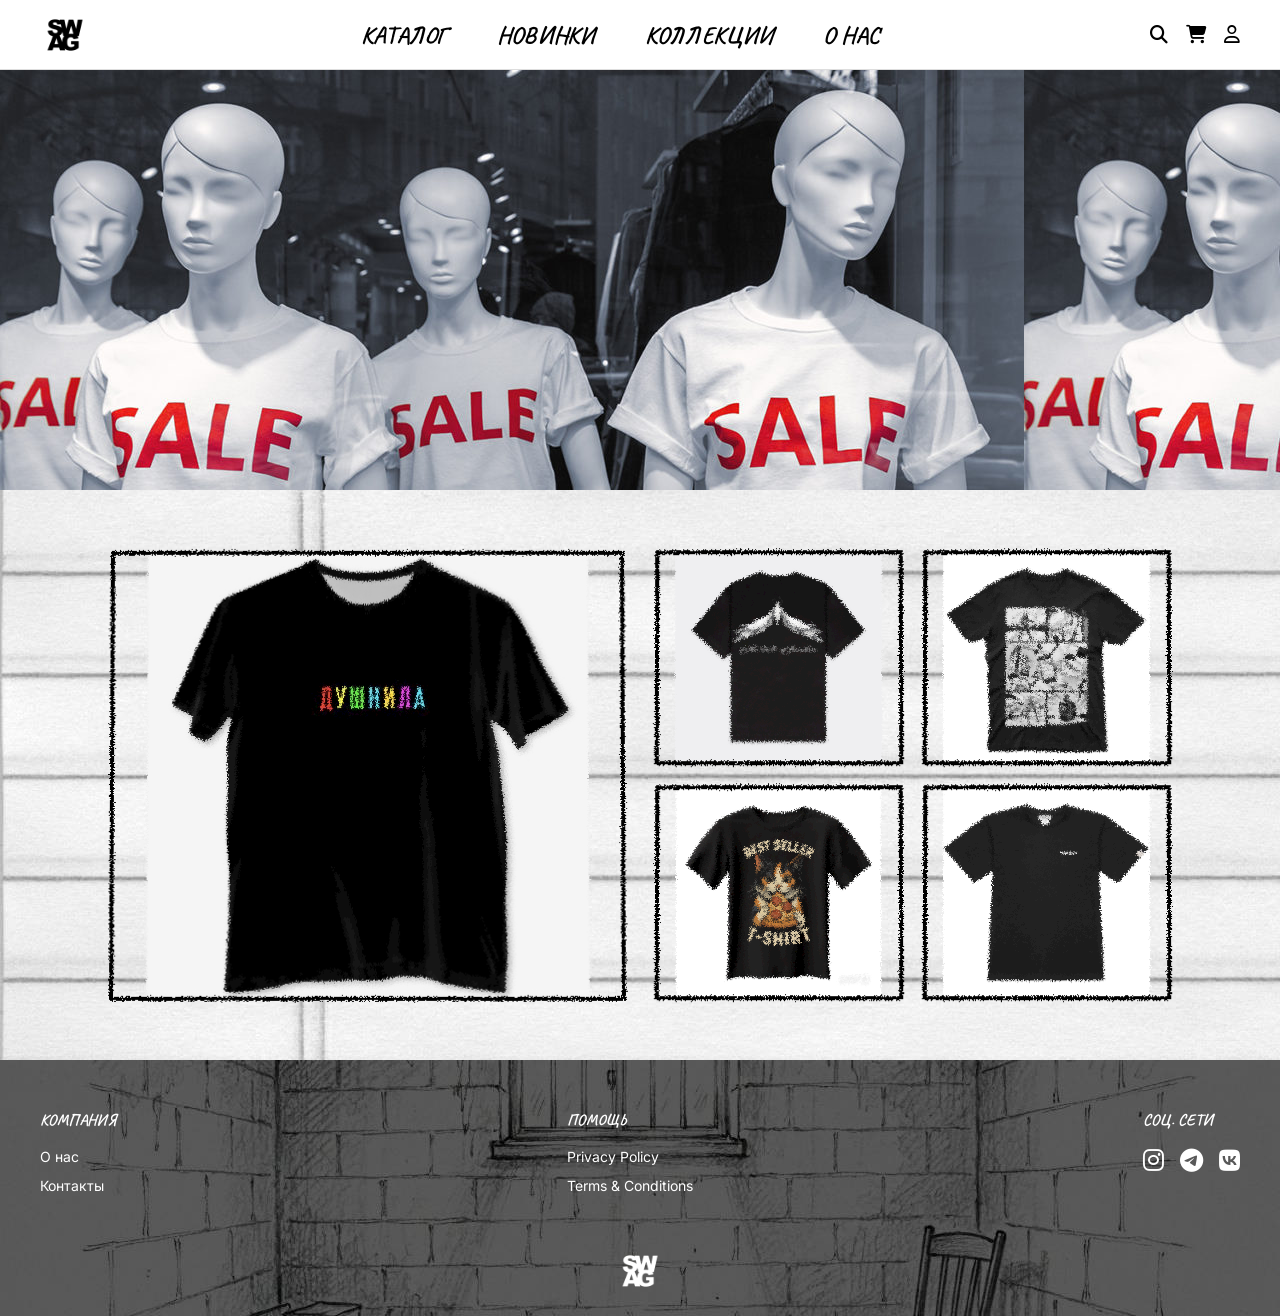
<file: index.html>
<!DOCTYPE html>
<html lang="ru">
<head>
  <meta charset="UTF-8" />
  <meta name="viewport" content="width=device-width, initial-scale=1.0"/>
  <title>SWAG.store</title>

  <link rel="stylesheet" href="style.css">

  <link rel="icon" type="image/png" sizes="32x32" href="pic/logo_black.png">

  <link rel="stylesheet"
    href="https://cdnjs.cloudflare.com/ajax/libs/font-awesome/6.5.1/css/all.min.css"/>
    <link href="https://fonts.googleapis.com/css2?family=Inter:opsz,wght@14..32,100..900&display=swap" rel="stylesheet">
<link href="https://fonts.googleapis.com/css2?family=Caveat:wght@400..700&display=swap" rel="stylesheet">
</head>


<svg style="position: absolute; width: 0; height: 0;">
  <filter id="noise">
    <feTurbulence type="fractalNoise" baseFrequency="0.75" numOctaves="3" result="noise" />
    <feDisplacementMap in="SourceGraphic" in2="noise" scale="6" xChannelSelector="R" yChannelSelector="G" />
  </filter>
</svg>

<body>

  <header>
    <a href="index.html" class="logo"><img src="pic/logo_black.png" alt="Логотип сайта"></a>
    
    <nav>
      <a href="catalog.html">Каталог</a>
      <a href="new.html">Новинки</a>
      <a href="collections.html">Коллекции</a>
      <a href="about-us.html">О нас</a>
    </nav></div>

    <div class="icons">
      <i class="fa-solid fa-magnifying-glass"></i>
      <i class="fa-solid fa-cart-shopping"></i>
      <i class="fa-regular fa-user"></i>
    </div>
  </header>

  <section class="hero">
    
  </section>

  <section class="content">

    <div class="big-card"><img src="pic/card_1.jpg" alt="pic card"></div>

    <div class="small-grid">
      <div class="small-card"><img src="pic/card_2.jpg" alt="pic card"></div>
      <div class="small-card"><img src="pic/card_3.jpg" alt="pic card"></div>
      <div class="small-card"><img src="pic/card_4.jpg" alt="pic card"></div>
      <div class="small-card"><img src="pic/card_5.jpg" alt="pic card"></div>
    </div>

  </section>

  <footer>

    <div class="footer-container">

      <div class="footer-column">
        <h3>Компания</h3>

        <ul>
          <li><a href="about-us.html">О нас</a></li>
          <li><a href="contacts.html">Контакты</a></li>
        </ul>
      </div>

      <div class="footer-column">
        <h3>Помощь</h3>

        <ul>
          <li><a href="privacy-policy.html">Privacy Policy</a></li>
          <li><a href="terms.html">Terms & Conditions</a></li>
        </ul>
      </div>

      <div class="footer-column">
        <h3>Соц. сети</h3>

        <div class="socials">
          <i class="fa-brands fa-instagram"></i>
          <i class="fa-brands fa-telegram"></i>
          <i class="fa-brands fa-vk"></i>
        </div>
      </div>

    </div>

    <div class="footer-logo"><img src="pic/logo_white.png" alt="Логотип сайта"></div>
    
  </footer>

</body>
</html>
</file>
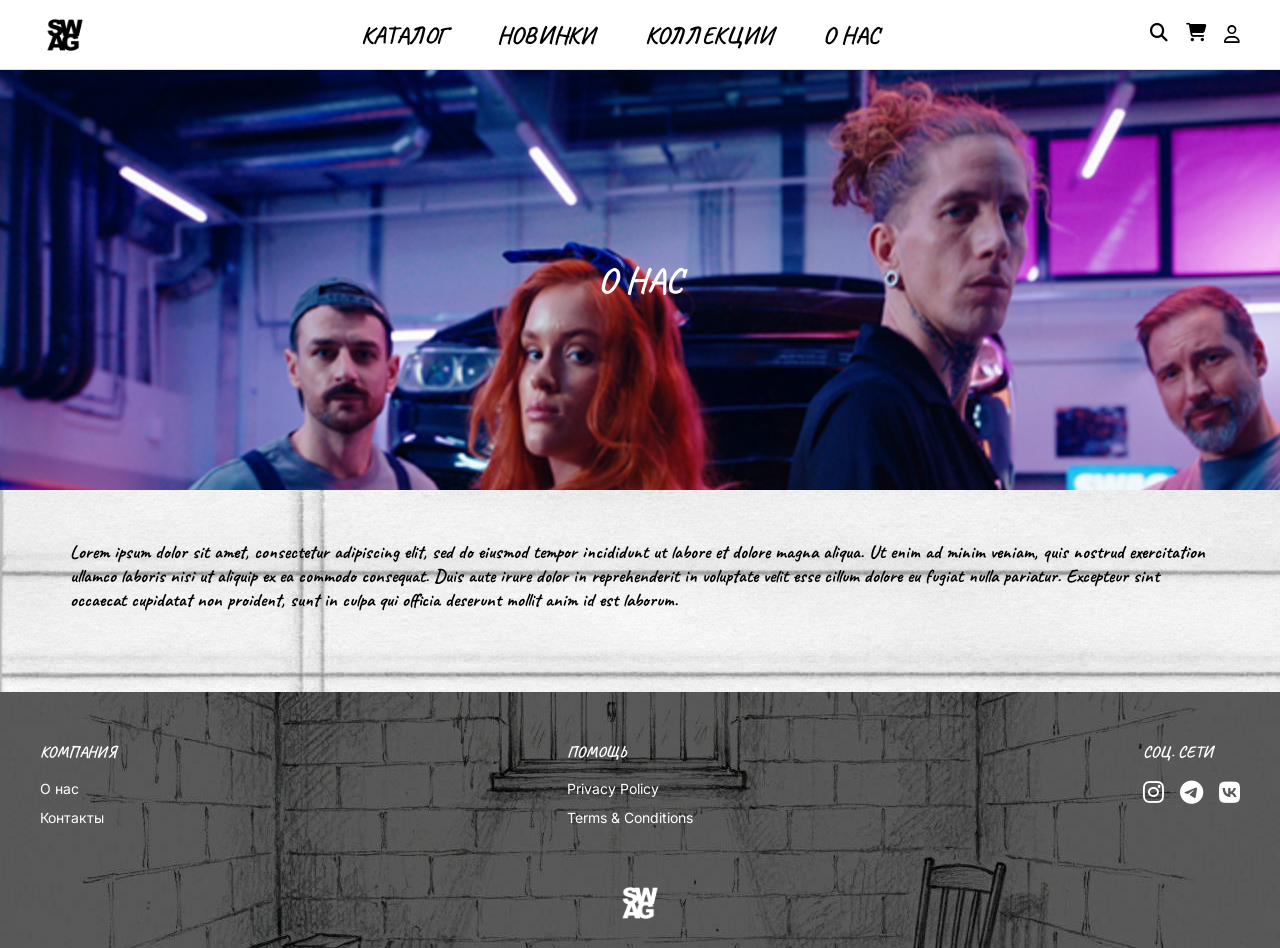
<file: about-us.html>
<!DOCTYPE html>
<html lang="ru">
<head>
  <meta charset="UTF-8" />
  <meta name="viewport" content="width=device-width, initial-scale=1.0"/>
  <title>SWAG.store О НАС</title>

  <link rel="stylesheet" href="style.css">

  <link rel="icon" type="image/png" sizes="32x32" href="pic/logo_black.png">

  <link rel="stylesheet"
    href="https://cdnjs.cloudflare.com/ajax/libs/font-awesome/6.5.1/css/all.min.css"/>
        <link href="https://fonts.googleapis.com/css2?family=Inter:opsz,wght@14..32,100..900&display=swap" rel="stylesheet">
<link href="https://fonts.googleapis.com/css2?family=Caveat:wght@400..700&display=swap" rel="stylesheet">
</head>


<svg style="position: absolute; width: 0; height: 0;">
  <filter id="noise">
    <feTurbulence type="fractalNoise" baseFrequency="0.75" numOctaves="3" result="noise" />
    <feDisplacementMap in="SourceGraphic" in2="noise" scale="6" xChannelSelector="R" yChannelSelector="G" />
  </filter>
</svg>

<body>

  <header>
    <a href="index.html" class="logo"><img src="pic/logo_black.png" alt="Логотип сайта"></a>

    <nav>
      <a href="catalog.html">Каталог</a>
      <a href="new.html">Новинки</a>
      <a href="collections.html">Коллекции</a>
      <a href="about-us.html">О нас</a>
    </nav>

    <div class="icons">
      <i class="fa-solid fa-magnifying-glass"></i>
      <i class="fa-solid fa-cart-shopping"></i>
      <a href="account.html"><i class="fa-regular fa-user"></i></a>
    </div>
  </header>

  <section class="hero_about">
    <h1>О НАС</h1>
  </section>

  <section class="collections">
<h3>Lorem ipsum dolor sit amet, consectetur adipiscing elit, sed do eiusmod tempor incididunt ut labore et dolore magna aliqua. Ut enim ad minim veniam, quis nostrud exercitation ullamco laboris nisi ut aliquip ex ea commodo consequat. Duis aute irure dolor in reprehenderit in voluptate velit esse cillum dolore eu fugiat nulla pariatur. Excepteur sint occaecat cupidatat non proident, sunt in culpa qui officia deserunt mollit anim id est laborum.</h3>
  </section>

  <footer>

    <div class="footer-container">

      <div class="footer-column">
        <h3>Компания</h3>

        <ul>
          <li><a href="about-us.html">О нас</a></li>
          <li><a href="contacts.html">Контакты</a></li>
        </ul>
      </div>

      <div class="footer-column">
        <h3>Помощь</h3>

        <ul>
          <li><a href="privacy-policy.html">Privacy Policy</a></li>
          <li><a href="https://vk.com/">Terms & Conditions</a></li>
        </ul>
      </div>

      <div class="footer-column">
        <h3>Соц. сети</h3>

        <div class="socials">
          <i class="fa-brands fa-instagram"></i>
          <i class="fa-brands fa-telegram"></i>
          <i class="fa-brands fa-vk"></i>
        </div>
      </div>

    </div>

    <div class="footer-logo"><img src="pic/logo_white.png" alt="Логотип сайта"></div>
    
  </footer>

</body>
</html>
</file>
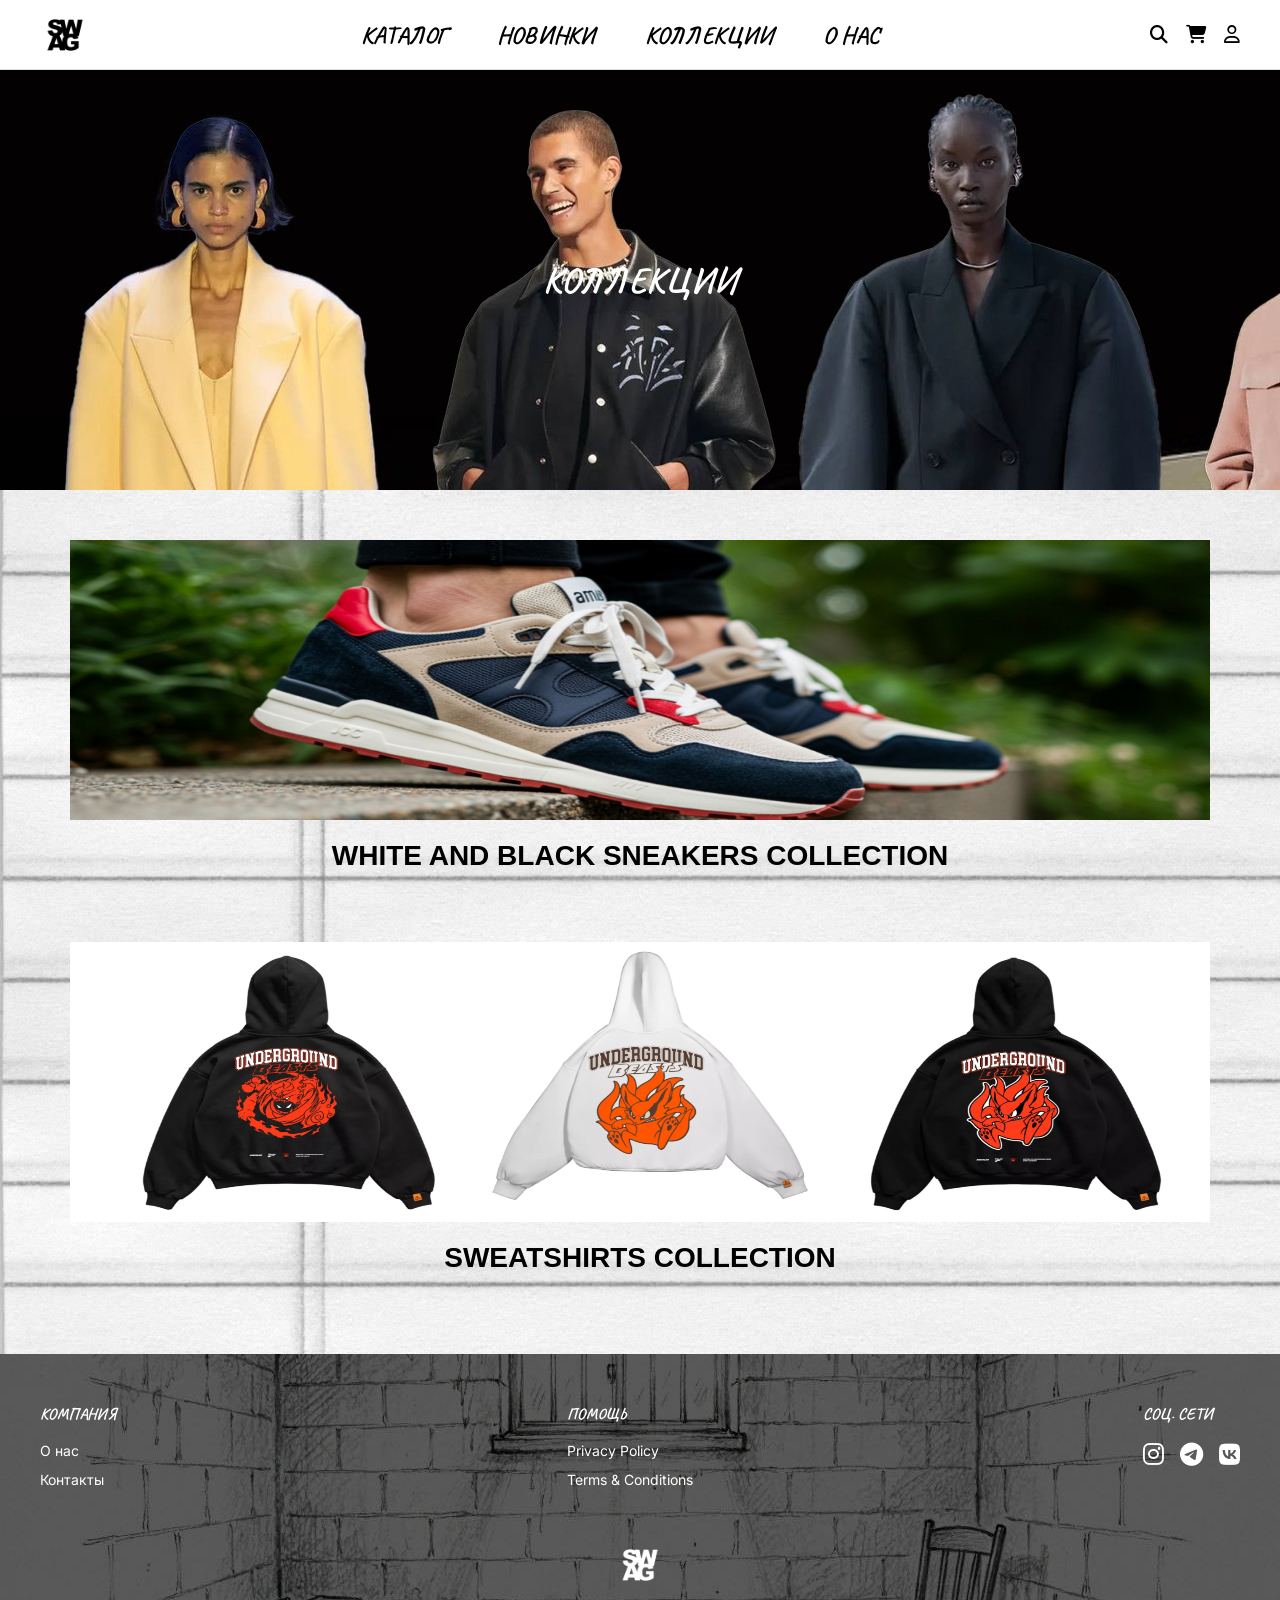
<file: collections.html>
<!DOCTYPE html>
<html lang="ru">
<head>
  <meta charset="UTF-8" />
  <meta name="viewport" content="width=device-width, initial-scale=1.0"/>
  <title>SWAG.store КОЛЛЕКЦИИ</title>

  <link rel="stylesheet" href="style.css">

  <link rel="icon" type="image/png" sizes="32x32" href="pic/logo_black.png">

  <link rel="stylesheet"
    href="https://cdnjs.cloudflare.com/ajax/libs/font-awesome/6.5.1/css/all.min.css"/>
        <link href="https://fonts.googleapis.com/css2?family=Inter:opsz,wght@14..32,100..900&display=swap" rel="stylesheet">
<link href="https://fonts.googleapis.com/css2?family=Caveat:wght@400..700&display=swap" rel="stylesheet">
</head>


<svg style="position: absolute; width: 0; height: 0;">
  <filter id="noise">
    <feTurbulence type="fractalNoise" baseFrequency="0.75" numOctaves="3" result="noise" />
    <feDisplacementMap in="SourceGraphic" in2="noise" scale="6" xChannelSelector="R" yChannelSelector="G" />
  </filter>
</svg>

<body>

  <header>
    <a href="index.html" class="logo"><img src="pic/logo_black.png" alt="Логотип сайта"></a>

    <nav>
      <a href="catalog.html">Каталог</a>
      <a href="new.html">Новинки</a>
      <a href="collections.html">Коллекции</a>
      <a href="about-us.html">О нас</a>
    </nav>

    <div class="icons">
      <i class="fa-solid fa-magnifying-glass"></i>
      <i class="fa-solid fa-cart-shopping"></i>
      <i class="fa-regular fa-user"></i>
    </div>
  </header>

  <section class="hero_coll">
    <h1>КОЛЛЕКЦИИ</h1>
  </section>

  <section class="collections">

    <div class="collection-card">

      <div class="collection-image"><img src="pic/banner_1.png"></div>

      <h2>WHITE AND BLACK SNEAKERS COLLECTION</h2>

    </div>

    <div class="collection-card">

      <div class="collection-image"><img src="pic/banner_2.png"></div>

      <h2>SWEATSHIRTS COLLECTION</h2>

    </div>

  </section>

  <footer>

    <div class="footer-container">

      <div class="footer-column">
        <h3>Компания</h3>

        <ul>
          <li><a href="about-us.html">О нас</a></li>
          <li><a href="contacts.html">Контакты</a></li>
        </ul>
      </div>

      <div class="footer-column">
        <h3>Помощь</h3>

        <ul>
          <li><a href="privacy-policy.html">Privacy Policy</a></li>
          <li><a href="terms.html">Terms & Conditions</a></li>
        </ul>
      </div>

      <div class="footer-column">
        <h3>Соц. сети</h3>

        <div class="socials">
          <i class="fa-brands fa-instagram"></i>
          <i class="fa-brands fa-telegram"></i>
          <i class="fa-brands fa-vk"></i>
        </div>
      </div>

    </div>

    <div class="footer-logo"><img src="pic/logo_white.png" alt="Логотип сайта"></div>
    
  </footer>

</body>
</html>
</file>
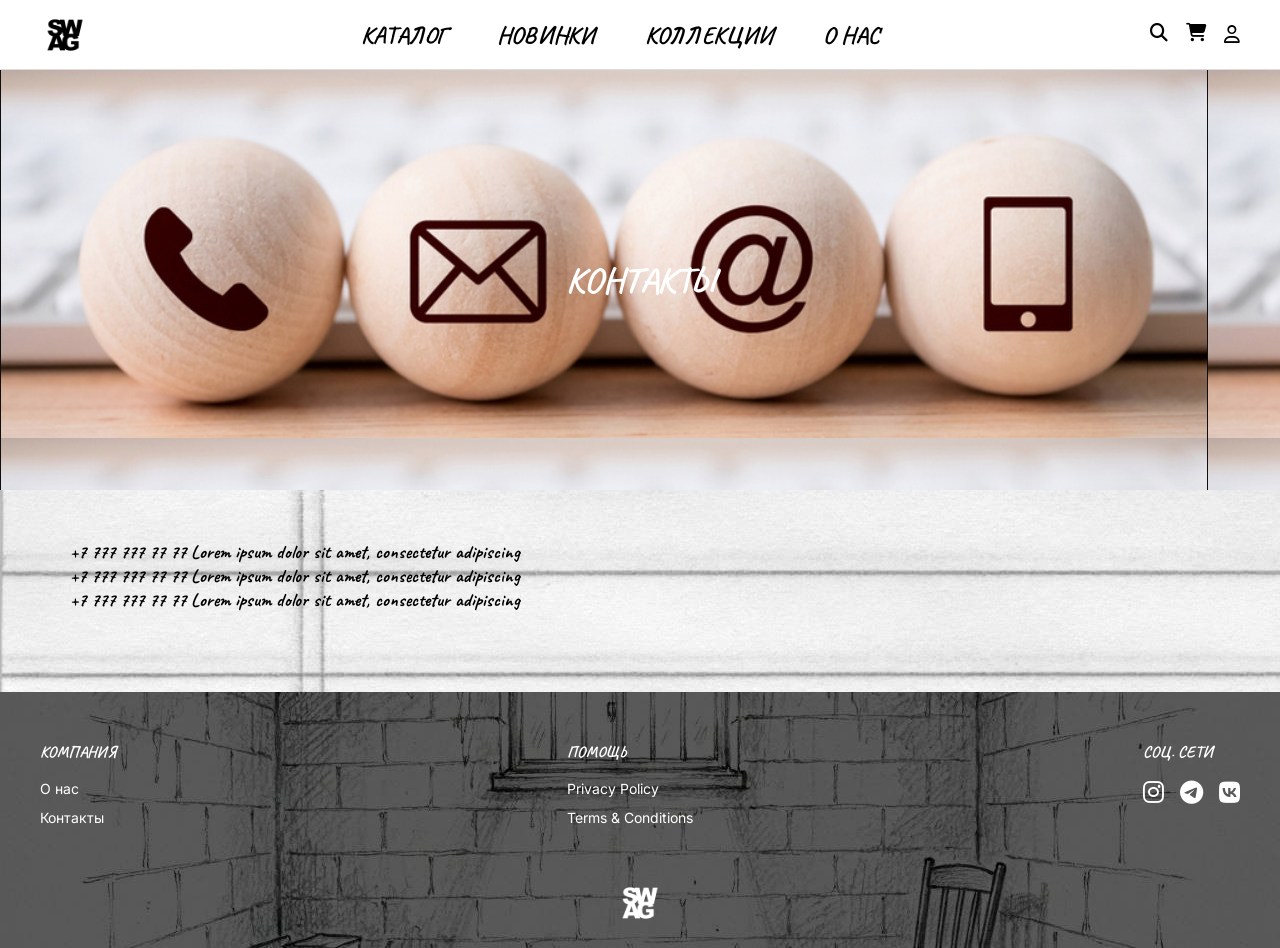
<file: contacts.html>
<!DOCTYPE html>
<html lang="ru">
<head>
  <meta charset="UTF-8" />
  <meta name="viewport" content="width=device-width, initial-scale=1.0"/>
  <title>SWAG.store КОНТАКТЫ</title>

  <link rel="stylesheet" href="style.css">

  <link rel="icon" type="image/png" sizes="32x32" href="pic/logo_black.png">

  <link rel="stylesheet"
    href="https://cdnjs.cloudflare.com/ajax/libs/font-awesome/6.5.1/css/all.min.css"/>
        <link href="https://fonts.googleapis.com/css2?family=Inter:opsz,wght@14..32,100..900&display=swap" rel="stylesheet">
<link href="https://fonts.googleapis.com/css2?family=Caveat:wght@400..700&display=swap" rel="stylesheet">
</head>


<svg style="position: absolute; width: 0; height: 0;">
  <filter id="noise">
    <feTurbulence type="fractalNoise" baseFrequency="0.75" numOctaves="3" result="noise" />
    <feDisplacementMap in="SourceGraphic" in2="noise" scale="6" xChannelSelector="R" yChannelSelector="G" />
  </filter>
</svg>

<body>

  <header>
    <a href="index.html" class="logo"><img src="pic/logo_black.png" alt="Логотип сайта"></a>

    <nav>
      <a href="catalog.html">Каталог</a>
      <a href="new.html">Новинки</a>
      <a href="collections.html">Коллекции</a>
      <a href="about-us.html">О нас</a>
    </nav>

    <div class="icons">
      <i class="fa-solid fa-magnifying-glass"></i>
      <i class="fa-solid fa-cart-shopping"></i>
      <a href="account.html"><i class="fa-regular fa-user"></i></a>
    </div>
  </header>

  <section class="hero_contact">
    <h1>КОНТАКТЫ</h1>
  </section>

  <section class="collections">
    <h3>+7 777 777 77 77 Lorem ipsum dolor sit amet, consectetur adipiscing </h3>
    <h3>+7 777 777 77 77 Lorem ipsum dolor sit amet, consectetur adipiscing </h3>
    <h3>+7 777 777 77 77 Lorem ipsum dolor sit amet, consectetur adipiscing </h3>
  </section>

  <footer>

    <div class="footer-container">

      <div class="footer-column">
        <h3>Компания</h3>

        <ul>
          <li><a href="about-us.html">О нас</a></li>
          <li><a href="contacts.html">Контакты</a></li>
        </ul>
      </div>

      <div class="footer-column">
        <h3>Помощь</h3>

        <ul>
          <li><a href="privacy-policy.html">Privacy Policy</a></li>
          <li><a href="https://vk.com/">Terms & Conditions</a></li>
        </ul>
      </div>

      <div class="footer-column">
        <h3>Соц. сети</h3>

        <div class="socials">
          <i class="fa-brands fa-instagram"></i>
          <i class="fa-brands fa-telegram"></i>
          <i class="fa-brands fa-vk"></i>
        </div>
      </div>

    </div>

    <div class="footer-logo"><img src="pic/logo_white.png" alt="Логотип сайта"></div>
    
  </footer>

</body>
</html>
</file>
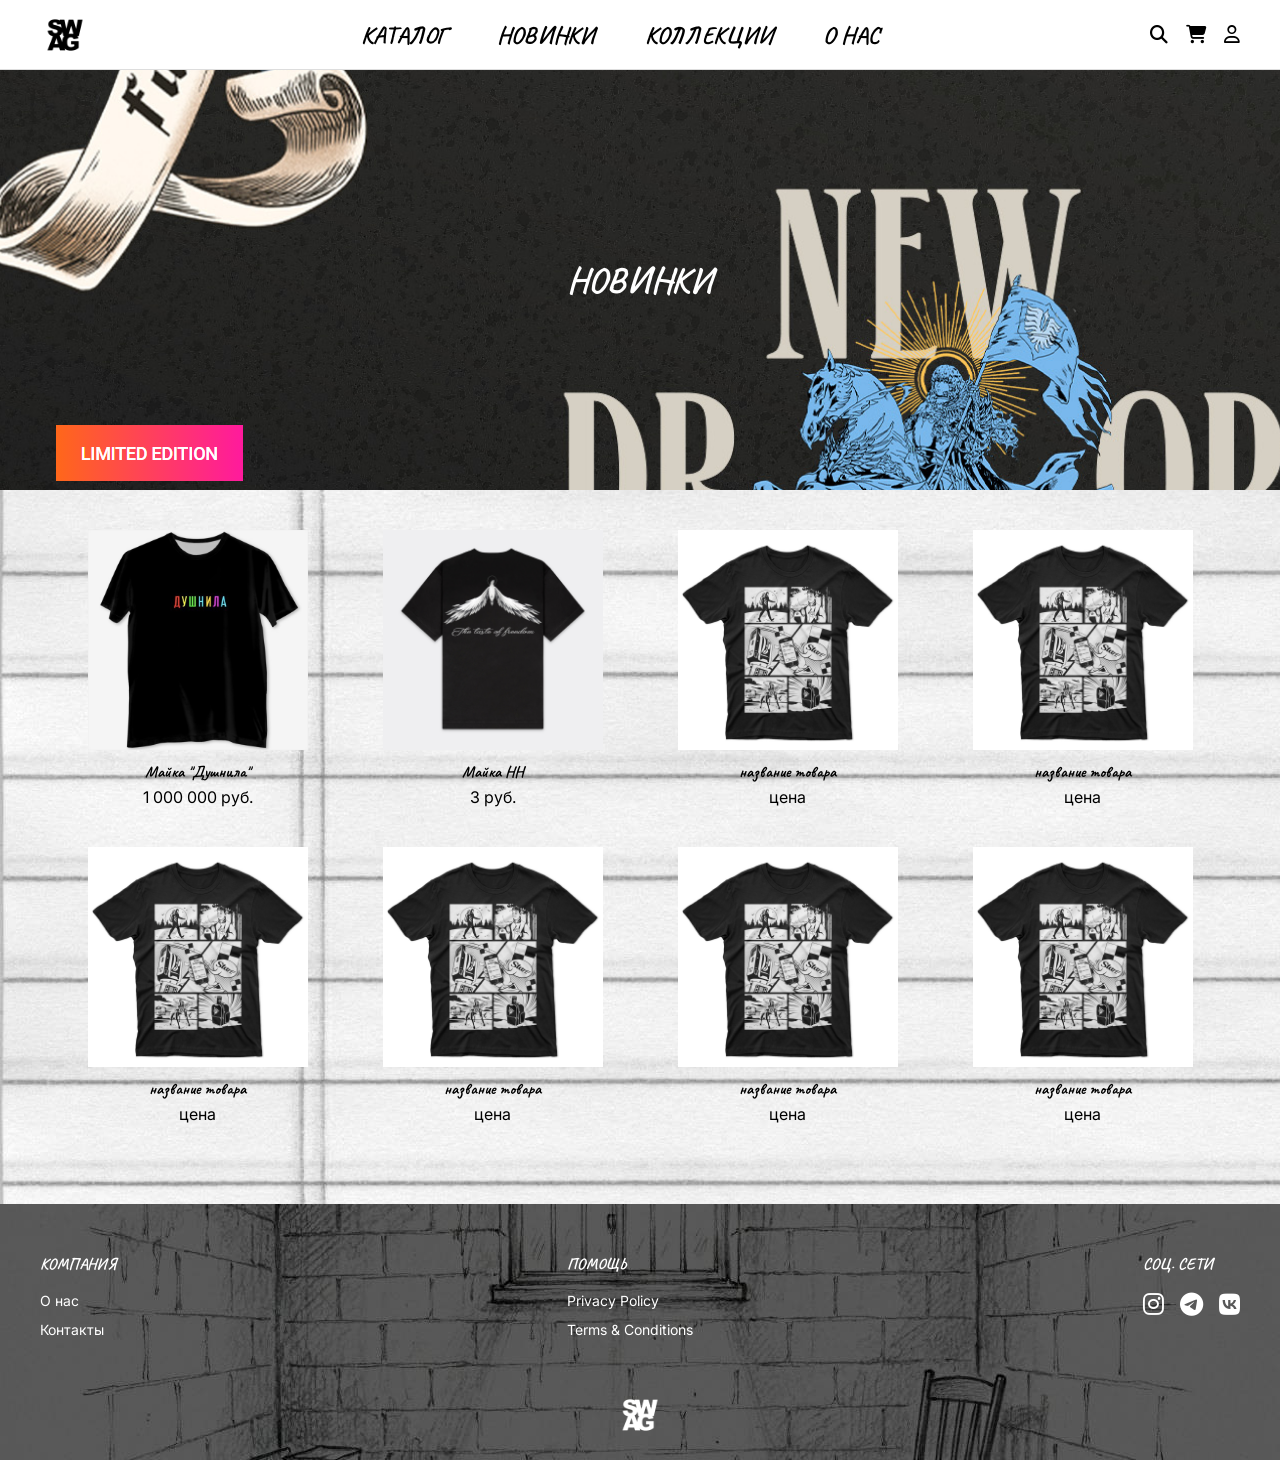
<file: new.html>
<!DOCTYPE html>
<html lang="ru">
<head>
  <meta charset="UTF-8" />
  <meta name="viewport" content="width=device-width, initial-scale=1.0"/>
  <title>SWAG.store НОВИНКИ</title>

  <link rel="stylesheet" href="style.css">

  <link rel="icon" type="image/png" sizes="32x32" href="pic/logo_black.png">

  <link rel="stylesheet"
    href="https://cdnjs.cloudflare.com/ajax/libs/font-awesome/6.5.1/css/all.min.css"/>
        <link href="https://fonts.googleapis.com/css2?family=Inter:opsz,wght@14..32,100..900&display=swap" rel="stylesheet">
<link href="https://fonts.googleapis.com/css2?family=Caveat:wght@400..700&display=swap" rel="stylesheet">
</head>


<svg style="position: absolute; width: 0; height: 0;">
  <filter id="noise">
    <feTurbulence type="fractalNoise" baseFrequency="0.75" numOctaves="3" result="noise" />
    <feDisplacementMap in="SourceGraphic" in2="noise" scale="6" xChannelSelector="R" yChannelSelector="G" />
  </filter>
</svg>

<body>

  <header>
    <a href="index.html" class="logo"><img src="pic/logo_black.png" alt="Логотип сайта"></a>

    <nav>
      <a href="catalog.html">Каталог</a>
      <a href="new.html">Новинки</a>
      <a href="collections.html">Коллекции</a>
      <a href="about-us.html">О нас</a>
    </nav>

    <div class="icons">
      <i class="fa-solid fa-magnifying-glass"></i>
      <i class="fa-solid fa-cart-shopping"></i>
      <i class="fa-regular fa-user"></i>
    </div>
  </header>

  <section class="hero_new" >
    
    <h1>НОВИНКИ</h1>
  </section>

  <!-- PRODUCTS -->
  <section class="products">

    <!-- Товар -->
    <div class="product-card">
      <div class="product-image"><img src="pic/card_1.jpg"></div>
      <h3>Майка "Душнила"</h3>
      <p>1 000 000 руб.</p>
    </div>

    <div class="product-card">
      <div class="product-image"><img src="pic/card_2.jpg"></div>
      <h3>Майка НН</h3>
      <p>3 руб.</p>
    </div>

    <div class="product-card">
      <div class="product-image"><img src="pic/card_3.jpg"></div>
      <h3>название товара</h3>
      <p>цена</p>
    </div>

    <div class="product-card">
      <div class="product-image"><img src="pic/card_3.jpg"></div>
      <h3>название товара</h3>
      <p>цена</p>
    </div>

    <div class="product-card">
      <div class="product-image"><img src="pic/card_3.jpg"></div>
      <h3>название товара</h3>
      <p>цена</p>
    </div>

    <div class="product-card">
      <div class="product-image"><img src="pic/card_3.jpg"></div>
      <h3>название товара</h3>
      <p>цена</p>
    </div>

    <div class="product-card">
      <div class="product-image"><img src="pic/card_3.jpg"></div>
      <h3>название товара</h3>
      <p>цена</p>
    </div>

    <div class="product-card">
      <div class="product-image"><img src="pic/card_3.jpg"></div>
      <h3>название товара</h3>
      <p>цена</p>
    </div>

  </section>

  <footer>

    <div class="footer-container">

      <div class="footer-column">
        <h3>Компания</h3>

        <ul>
          <li><a href="about-us.html">О нас</a></li>
          <li><a href="contacts.html">Контакты</a></li>
        </ul>
      </div>

      <div class="footer-column">
        <h3>Помощь</h3>

        <ul>
          <li><a href="privacy-policy.html">Privacy Policy</a></li>
          <li><a href="terms.html">Terms & Conditions</a></li>
        </ul>
      </div>

      <div class="footer-column">
        <h3>Соц. сети</h3>

        <div class="socials">
          <i class="fa-brands fa-instagram"></i>
          <i class="fa-brands fa-telegram"></i>
          <i class="fa-brands fa-vk"></i>
        </div>
      </div>

    </div>

    <div class="footer-logo"><img src="pic/logo_white.png" alt="Логотип сайта"></div>
    
  </footer>

</body>
</html>
</file>
<file: style.css>
* {
  margin: 0;
  padding: 0;
  box-sizing: border-box;
  
}

body {
  /* background: #f5f5f5; */
  color: #000;
  background-image: url("pic/bg.jpg");
  font-family: 'Inter', sans-serif;
  color: #000;
  
}

a {
  text-decoration: none;
  color: inherit;
  
}
h1, h2, h3, .caveat-text, .logo-text, .hero h1 {
  font-family: 'Caveat', cursive;
}
h1 {
  color: white;
}

header {
  width: 100%;
  height: 70px;
  background: #fff;
  display: flex;
  align-items: center;
  justify-content: space-between;
  padding: 0 40px;
  border-bottom: 1px solid #ddd;
}

.logo {
  width: 50px;
  height: 50px;
  
  border-radius: 8px;
}

.logo img {
  width: 100%;
  height: 100%;
  object-fit: contain;  
}

nav {
  display: flex;
  gap: 50px;
  font-size: 24px;
  font-weight: 700;
  text-transform: uppercase;
  font-family: 'Caveat', cursive;
}

.icons {
  display: flex;
  gap: 18px;
  font-size: 18px;
}

/* HERO */

.hero {
  width: 100%;
  height: 420px;
  background-image: url(pic/promo.jpg);
  /* background: #cfcfcf; */
  display: flex;
  align-items: center;
  justify-content: center;
  font-size: 24px;
  font-weight: 700;
  text-align: center;
}
.hero_new {
  width: 100%;
  height: 420px;
  background-image: url(pic/new.jpg);
  /* background: #cfcfcf; */
  display: flex;
  align-items: center;
  justify-content: center;
  font-size: 24px;
  font-weight: 700;
  text-align: center;
}

.hero_coll {
  width: 100%;
  height: 420px;
  background-image: url(pic/collection.jpg);
  /* background: #cfcfcf; */
  display: flex;
  align-items: center;
  justify-content: center;
  font-size: 24px;
  font-weight: 700;
  text-align: center;
}

.hero_about {
  width: 100%;
  height: 420px;
  background-image: url(pic/about.jpg);
  /* background: #cfcfcf; */
  display: flex;
  align-items: center;
  justify-content: center;
  font-size: 24px;
  font-weight: 700;
  text-align: center;
}

.hero_contact {
  width: 100%;
  height: 420px;
  background-image: url(pic/contact.png);
  /* background: #cfcfcf; */
  display: flex;
  align-items: center;
  justify-content: center;
  font-size: 24px;
  font-weight: 700;
  text-align: center;
}

/* ТОВАРЫ */

.content {
  max-width: 1100px;
  margin: 60px auto;
  padding: 0 20px;
  display: flex;
  gap: 30px;
}

.big-card {
  flex: 1;
  height: 450px;
}

.big-card img {
  width: 100%;
  height: 100%;
  object-fit: contain;  
  border: 4px solid #000000;
  /* border-radius: 16px; */
  filter: url(#noise);  
  transform: perspective(500px) rotateX(0.5deg);
}

.small-grid {
  flex: 1;
  display: grid;
  grid-template-columns: repeat(2, 1fr);
  gap: 20px;
}

.small-card {
  /* background: ; */
  height: 215px;
}

.small-card img {
  width: 100%;
  height: 100%;
  object-fit: contain; 
  border: 4px solid #000000;
  /* border-radius: 16px; */
  filter: url(#noise);  
  transform: perspective(500px) rotateX(0.5deg);
  
}

/* НОВИНКИ */

.products {
  max-width: 1200px;
  margin: 40px auto 80px;
  padding: 0 20px;

  display: grid;
  grid-template-columns: repeat(4, 1fr);
  gap: 40px 20px;
}

.product-card {
  text-align: center;
}

.product-image {
  width: 100%;
  height: 220px;
  margin-bottom: 12px;
}

.product-image img {
  width: 100%;
  height: 100%;
  object-fit: contain; 
}

.product-card h3 {
  font-size: 16px;
  font-weight: 700;
  margin-bottom: 5px;
}

.product-card p {
  font-size: 16px;
}

/* КОЛЛЛЕКЦИИ */

.collections {
  max-width: 1200px;

  margin: 50px auto 80px;
  padding: 0 30px;
}

.collection-card {
  margin-bottom: 70px;
}

.collection-image {
  width: 100%;
  height: 280px;

  background: #cfcfcf;

  margin-bottom: 20px;
}

.collection-image img {
  width: 100%;
  height: 100%;
  /* object-fit: contain;  */
}

.collection-card h2 {
  text-align: center;

  font-size: 28px;
  font-weight: 700;

  font-family: "Comic Sans MS", cursive, Arial, sans-serif;
}


/* ПОДВАЛ */

footer {
  /* background: #d3d3d3; */
  background-image: url(pic/footer2.jpg);
  padding: 50px 40px 20px;
  
}

.footer-container {
  display: flex;
  color: #fff;
  justify-content: space-between;
  flex-wrap: wrap;
  gap: 40px;
}

.footer-column h3 {
  margin-bottom: 18px;
  font-size: 16px;
  text-transform: uppercase;
}

.footer-column ul {
  list-style: none;
}

.footer-column li {
  margin-bottom: 12px;
  font-size: 14px;
}

.socials {
  display: flex;
  gap: 16px;
  font-size: 24px;
}

.footer-logo {
  width: 50px;
  height: 50px;
  border-radius: 8px;
  margin: 40px auto 0;
}

.footer-logo img {
  width: 100%;
  height: 100%;
  object-fit: contain; 
}
/* 
@media (max-width: 768px) {

  header {
    padding: 0 20px;
  }

  nav {
    gap: 20px;
    font-size: 12px;
  }

  .hero {
    height: 300px;
    font-size: 18px;
    padding: 20px;
  }

  .content {
    flex-direction: column;
  }

  .big-card {
    height: 300px;
  }

  .small-card {
    height: 140px;
  }
} */


/* ===== Responsive ===== */
img {
  max-width: 100%;
  height: auto;
}

@media (max-width: 1024px) {
  nav {
    gap: 24px;
    font-size: 18px;
  }

  .products {
    grid-template-columns: repeat(2, 1fr);
  }

  .content {
    flex-direction: column;
  }

  .big-card,
  .small-card {
    height: auto;
  }
}

@media (max-width: 768px) {
  header {
    flex-wrap: wrap;
    height: auto;
    padding: 15px 20px;
    gap: 15px;
    justify-content: center;
  }

  nav {
    width: 100%;
    justify-content: center;
    flex-wrap: wrap;
    gap: 12px;
    font-size: 16px;
  }

  .icons {
    width: 100%;
    justify-content: center;
  }

  .hero,
  .hero_new,
  .hero_coll,
  .hero_about,
  .hero_contact {
    height: 260px;
    font-size: 18px;
    background-position: center;
    background-size: cover;
    padding: 20px;
  }

  .small-grid {
    grid-template-columns: 1fr;
  }

  .products {
    grid-template-columns: 1fr;
    gap: 24px;
  }

  .collection-image {
    height: auto;
  }

  footer {
    padding: 30px 20px 15px;
  }

  .footer-container {
    flex-direction: column;
    gap: 24px;
    text-align: center;
  }
}

@media (max-width: 480px) {
  nav {
    font-size: 14px;
  }

  .hero h1 {
    font-size: 28px;
  }

  .content,
  .products,
  .collections {
    padding-left: 15px;
    padding-right: 15px;
  }
}
</file>
